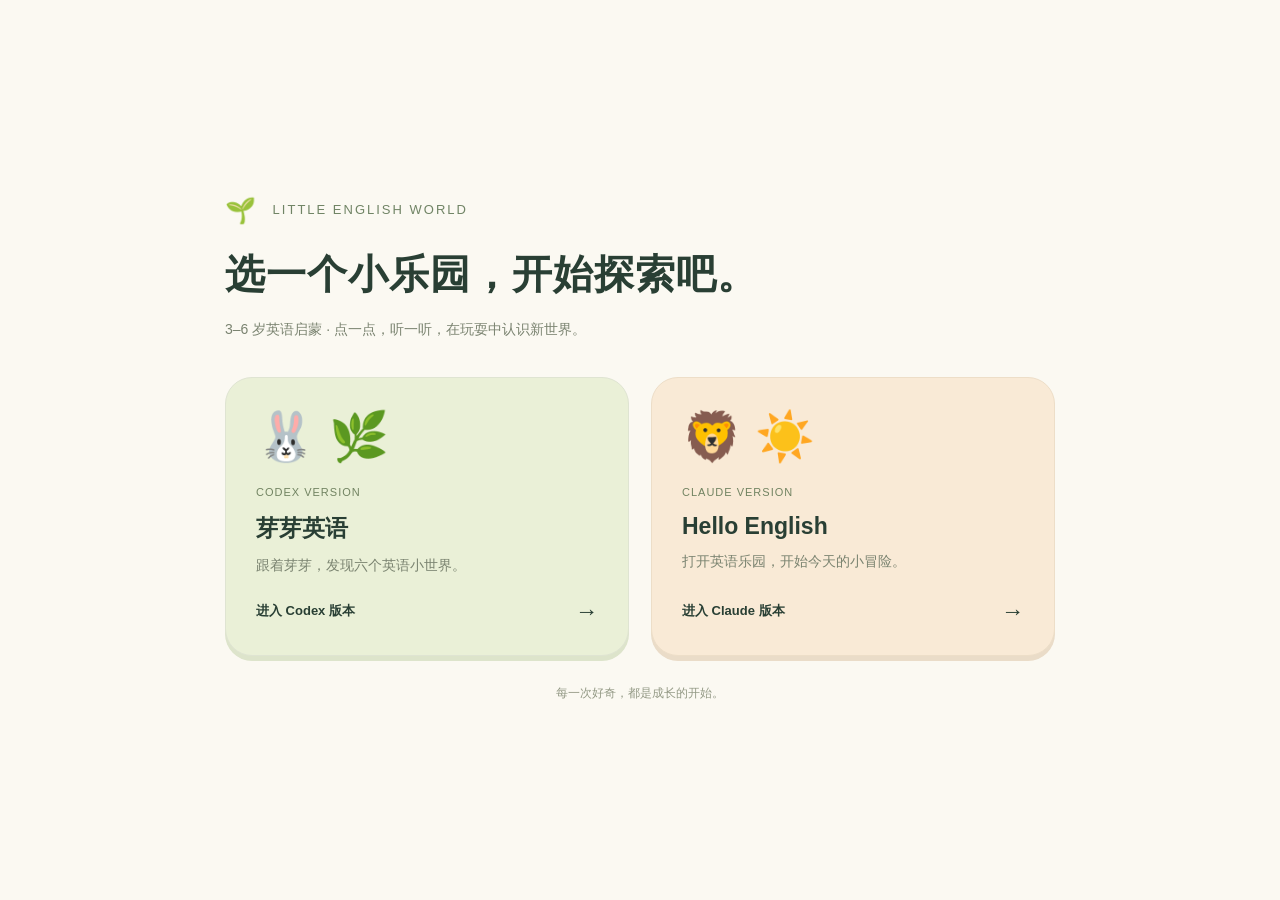
<file: index.html>
<!doctype html>
<html lang="zh-CN">
<head>
  <meta charset="utf-8">
  <meta name="viewport" content="width=device-width, initial-scale=1, viewport-fit=cover">
  <meta name="theme-color" content="#fbf9f2">
  <title>儿童英语启蒙 · 选择小乐园</title>
  <meta name="description" content="3–6 岁儿童英语启蒙，选择喜欢的小乐园，点一点、听一听、玩一玩。">
  <style>
    *{box-sizing:border-box}body{margin:0;background:#fbf9f2;color:#293f34;font-family:"Segoe UI","PingFang SC","Microsoft YaHei",sans-serif;min-height:100dvh;display:grid;place-items:center;padding:32px 20px}main{width:100%;max-width:830px}.brand{font-size:13px;letter-spacing:2px;color:#708465;margin-bottom:22px}.brand span{font-size:25px;vertical-align:middle;margin-right:9px}h1{font-size:clamp(28px,5vw,40px);margin:0 0 15px;letter-spacing:1px}p{font-size:14px;line-height:1.8;color:#7a8370;margin:0}.choices{display:grid;grid-template-columns:1fr 1fr;gap:22px;margin:35px 0 27px}a{display:flex;flex-direction:column;align-items:flex-start;min-height:260px;padding:30px;border:1px solid #dfe4d2;border-radius:27px;text-decoration:none;color:inherit;background:#eaf0d7;box-shadow:0 5px 0 #dde4cb;transition:transform .2s,box-shadow .2s}a.claude{background:#f9ead6;border-color:#eddec8;box-shadow:0 5px 0 #eadcc8}a:hover{transform:translateY(-4px);box-shadow:0 10px 24px #35463214}a:focus-visible{outline:3px solid #5577bd;outline-offset:5px}.illustration{font-size:48px;line-height:1.2;margin-bottom:20px}h2{font-size:23px;margin:0 0 9px}.version{font-size:11px;letter-spacing:1px;color:#718361;margin-bottom:15px}.enter{display:flex;align-items:center;justify-content:space-between;align-self:stretch;margin-top:auto;padding-top:20px;font-size:13px;font-weight:700}.enter span{font-size:23px}.note{font-size:12px;text-align:center;color:#939985}@media(max-width:540px){.choices{grid-template-columns:1fr;gap:19px;margin:27px 0}.choices a{min-height:215px;padding:25px}.illustration{font-size:40px;margin-bottom:13px}body{padding-top:35px;padding-bottom:35px}h2{font-size:21px}}@media(prefers-reduced-motion:reduce){a{transition:none}}
  </style>
</head>
<body>
  <main>
    <div class="brand"><span aria-hidden="true">🌱</span> LITTLE ENGLISH WORLD</div>
    <h1>选一个小乐园，开始探索吧。</h1>
    <p>3–6 岁英语启蒙 · 点一点，听一听，在玩耍中认识新世界。</p>
    <div class="choices">
      <a href="./src_codex/index.html">
        <div class="illustration" aria-hidden="true">🐰 🌿</div>
        <div class="version">CODEX VERSION</div>
        <h2>芽芽英语</h2>
        <p>跟着芽芽，发现六个英语小世界。</p>
        <div class="enter">进入 Codex 版本 <span aria-hidden="true">→</span></div>
      </a>
      <a class="claude" href="./src_claude/index.html">
        <div class="illustration" aria-hidden="true">🦁 ☀️</div>
        <div class="version">CLAUDE VERSION</div>
        <h2>Hello English</h2>
        <p>打开英语乐园，开始今天的小冒险。</p>
        <div class="enter">进入 Claude 版本 <span aria-hidden="true">→</span></div>
      </a>
    </div>
    <p class="note">每一次好奇，都是成长的开始。</p>
  </main>
</body>
</html>
</file>
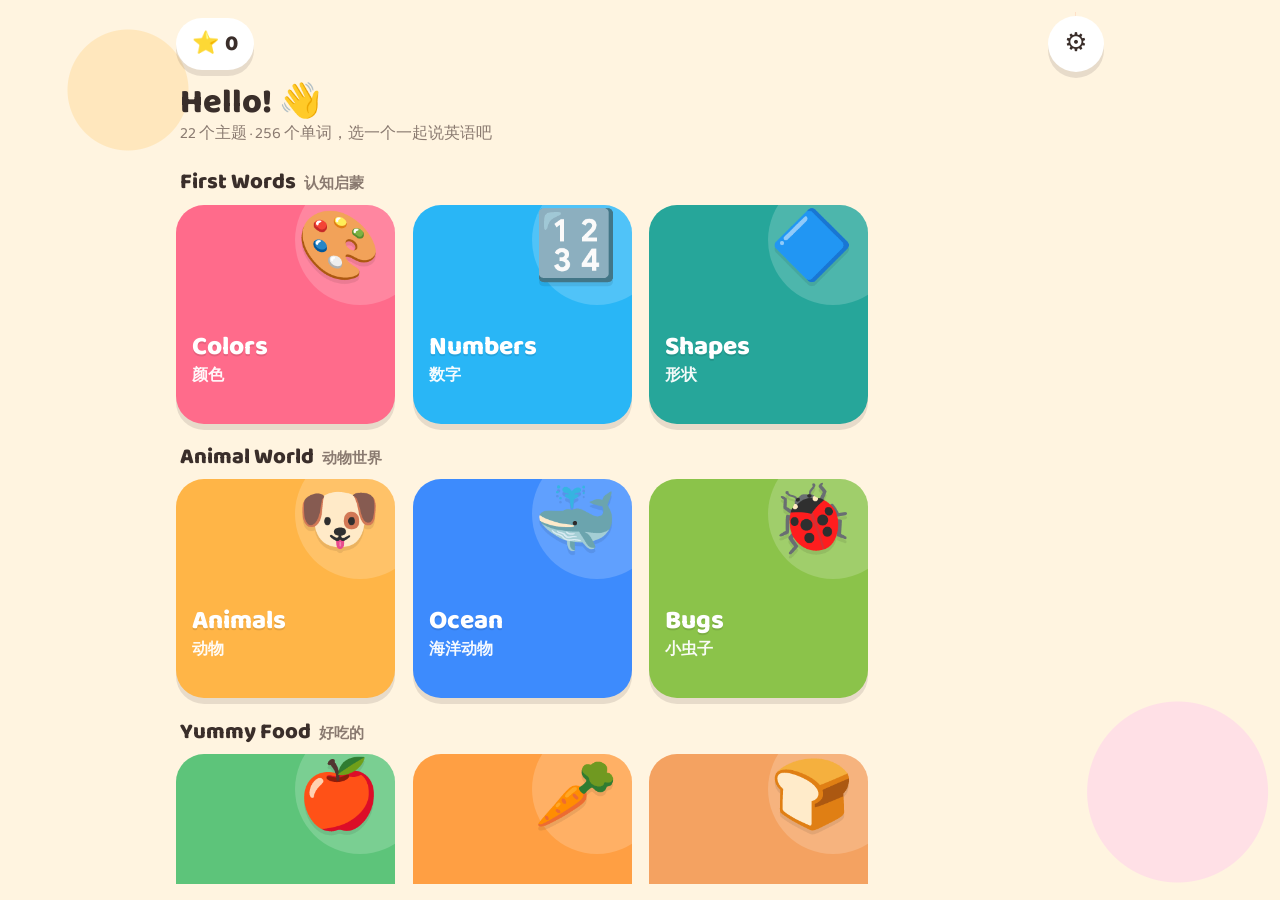
<file: src_claude/index.html>
<!DOCTYPE html>
<html lang="zh-CN">
<head>
<meta charset="UTF-8">
<meta name="viewport" content="width=device-width, initial-scale=1, maximum-scale=1, user-scalable=no, viewport-fit=cover">
<meta name="theme-color" content="#FFF4E0">
<meta name="apple-mobile-web-app-capable" content="yes">
<meta name="apple-mobile-web-app-status-bar-style" content="default">
<title>Hello English</title>
<link rel="manifest" href="manifest.webmanifest">
<link rel="icon" type="image/png" sizes="32x32" href="icons/favicon-32.png">
<link rel="apple-touch-icon" href="icons/apple-touch-icon.png">
<meta name="apple-mobile-web-app-title" content="Hello English">
<meta name="mobile-web-app-capable" content="yes">
<link rel="preconnect" href="https://fonts.googleapis.com">
<link href="https://fonts.googleapis.com/css2?family=Baloo+2:wght@600;700;800&display=swap" rel="stylesheet">
<!-- 发版时同步修改这里的 ?v= 与 sw.js 的 VERSION -->
<link rel="stylesheet" href="css/app.css?v=1.1.0">
</head>
<body>
<div id="app"></div>
<div class="toast" id="toast"></div>

<script src="js/data.js?v=1.1.0"></script>
<script src="js/app.js?v=1.1.0"></script>
</body>
</html>
</file>
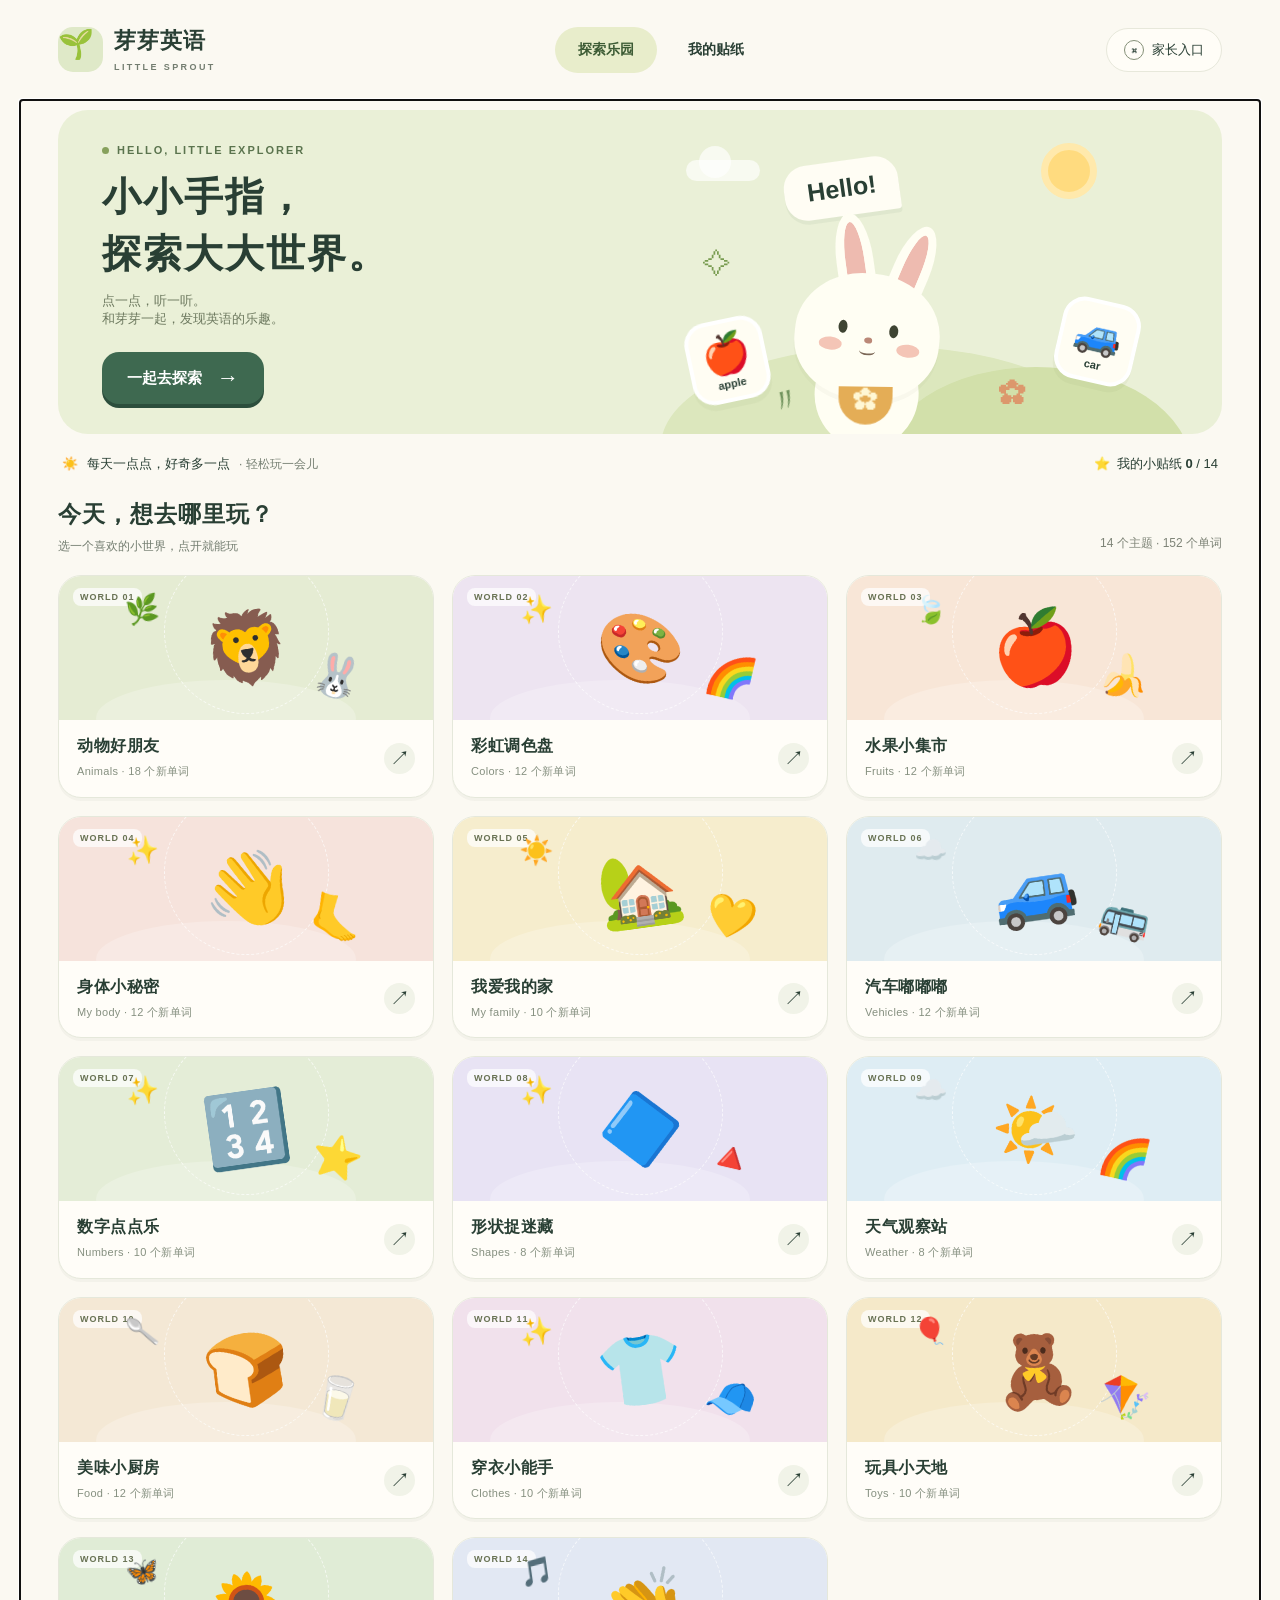
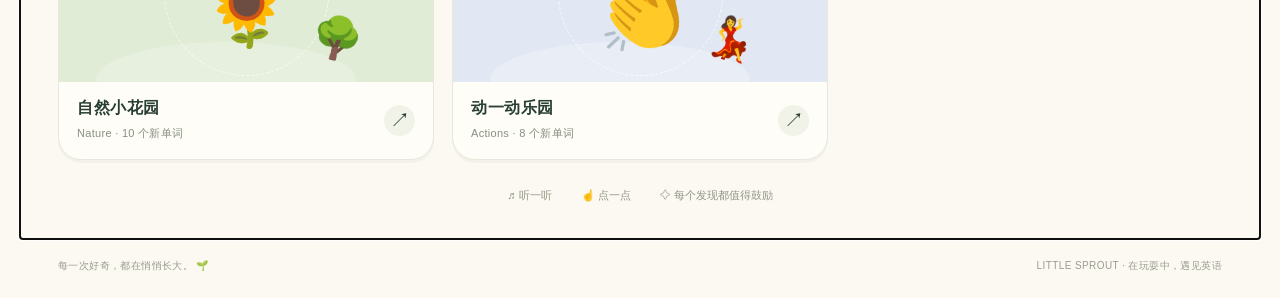
<file: src_codex/index.html>
<!doctype html>
<html lang="zh-CN">
<head>
  <meta charset="utf-8">
  <meta name="viewport" content="width=device-width, initial-scale=1, viewport-fit=cover">
  <meta name="theme-color" content="#fbf9f2">
  <meta name="description" content="芽芽英语：为 3–6 岁孩子设计的点触式英语启蒙乐园。听单词、玩游戏、收集成长贴纸。">
  <meta name="apple-mobile-web-app-capable" content="yes">
  <meta name="apple-mobile-web-app-status-bar-style" content="default">
  <title>芽芽英语 · 小小手指，大大世界</title>
  <link rel="manifest" href="./manifest.webmanifest">
  <link rel="icon" href="./icons/icon-192.png" type="image/png">
  <link rel="apple-touch-icon" href="./icons/icon-192.png">
  <style>
    :root{--ink:#293f34;--muted:#737d70;--paper:#fbf9f2;--green:#3e6950;--lime:#e8edcb;--line:#e7e8db;--yellow:#ffd77a;--shadow:0 8px 24px #344a3310;--round:26px}
    *{box-sizing:border-box}body{margin:0;background:var(--paper);color:var(--ink);font-family:"Trebuchet MS","Segoe UI","PingFang SC","Microsoft YaHei",sans-serif;-webkit-tap-highlight-color:transparent}button,input,select{font:inherit}button{cursor:pointer;color:inherit;border:0}button:disabled{cursor:default}button,a,input,select{-webkit-touch-callout:none}button:focus-visible,a:focus-visible,input:focus-visible,select:focus-visible{outline:3px solid #5274c6;outline-offset:5px}button{touch-action:manipulation}button:active:not(:disabled){transform:translateY(2px)}a{color:var(--green)}h1,h2,h3,p{margin:0}button svg{pointer-events:none}[hidden]{display:none!important}.emoji{font-family:"Apple Color Emoji","Segoe UI Emoji","Noto Color Emoji",sans-serif;font-weight:400;font-style:normal;line-height:1.2}small{line-height:1.6}button .emoji{display:inline-block}.app-header{max-width:1240px;margin:auto;height:100px;display:flex;align-items:center;justify-content:space-between;padding:0 38px;gap:24px}.brand{display:flex;align-items:center;gap:11px;background:none;padding:0;text-align:left}.brand-icon{display:grid;place-items:center;width:45px;height:45px;border-radius:15px;background:#dfe9c8;font-size:29px}.brand strong{display:block;font-size:22px;letter-spacing:1px}.brand small{font-size:9px;letter-spacing:2.4px;color:var(--muted);font-weight:700}.desktop-nav{display:flex;gap:8px}.nav-btn{min-height:46px;padding:0 23px;border-radius:30px;background:transparent;font-size:14px;font-weight:700}.nav-btn.active{background:var(--lime);color:#3d5c35}.parent-btn{background:#fffdf7;border:1px solid var(--line);border-radius:23px;padding:11px 17px;font-size:13px;display:flex;align-items:center;gap:8px;min-height:44px}.parent-dot{width:20px;height:20px;border:1.5px solid #859078;border-radius:50%;display:grid;place-items:center;font-size:12px}main{max-width:1240px;margin:auto;padding:10px 38px 36px;min-height:calc(100dvh - 174px)}.hero{min-height:292px;background:#eaf0d7;border-radius:30px;display:grid;grid-template-columns:1.15fr 1fr;position:relative;overflow:hidden}.hero-copy{padding:34px 0 30px 38px;position:relative;z-index:2}.eyebrow{font-size:11px;letter-spacing:2px;font-weight:700;color:#5b744e;display:flex;align-items:center;gap:8px;margin-bottom:13px}.eyebrow:before{content:"";width:7px;height:7px;border-radius:50%;background:#87a15c}.hero h1{font-size:37px;line-height:1.45;letter-spacing:2px;font-weight:800}.hero p{font-size:13px;color:#6d795f;margin:10px 0 24px}.primary{display:inline-flex;align-items:center;justify-content:center;gap:15px;background:var(--green);color:white;border-radius:17px;min-height:52px;padding:0 25px;font-weight:700;font-size:15px;box-shadow:0 4px 0 #2c4e3c;transition:background .2s}.primary:hover{background:#325a43}.primary .arrow{font-size:22px;font-weight:400}.hero-art{position:relative;min-height:290px;isolation:isolate}.hill{position:absolute;width:450px;height:200px;border-radius:50%;background:#dce7bd;bottom:-112px;left:-20px;z-index:-1}.hill.back{background:#d2e0aa;width:310px;bottom:-133px;left:200px}.sun{position:absolute;top:33px;right:75px;background:#ffdb7f;width:56px;height:56px;border-radius:50%;border:7px solid #ffe9ac}.cloud{position:absolute;top:50px;left:5px;width:74px;height:21px;background:#ffffffa8;border-radius:25px}.cloud:before{content:"";position:absolute;width:32px;height:32px;background:#ffffffa8;border-radius:50%;top:-14px;left:13px}.hello{position:absolute;top:51px;left:103px;font-size:25px;font-weight:800;background:#fffdf4;padding:13px 23px;border-radius:23px 23px 3px 23px;transform:rotate(-8deg);box-shadow:0 4px 0 #435c4310}.bunny{position:absolute;width:157px;height:165px;bottom:9px;left:113px;transform:rotate(6deg)}.bunny .body{position:absolute;bottom:-24px;width:104px;height:110px;background:#fffef3;left:26px;border-radius:50%}.bunny .ear{position:absolute;width:37px;height:96px;background:#fffef3;border-radius:65% 65% 45% 45%;top:-45px;left:34px;transform:rotate(-14deg);border:9px solid #fffef3;box-shadow:inset 0 0 0 20px #eebbb0}.bunny .ear.right{left:91px;top:-40px;transform:rotate(17deg)}.bunny .face{position:absolute;background:#fffef3;width:145px;height:126px;top:14px;border-radius:48% 48% 46% 46%;box-shadow:0 5px 0 #40502b08}.eye{position:absolute;width:9px;height:13px;top:49px;left:43px;background:#3e4432;border-radius:50%}.eye.right{left:94px}.cheek{position:absolute;top:67px;left:25px;width:23px;height:13px;background:#f4c5b6;border-radius:50%}.cheek.right{left:103px}.nose{position:absolute;top:64px;left:70px;width:8px;height:6px;background:#bb8877;border-radius:50%}.mouth{position:absolute;top:73px;left:66px;width:16px;height:9px;border-bottom:2px solid #7b6756;border-radius:50%}.bunny .bib{position:absolute;bottom:0;left:51px;background:#e4ad56;width:54px;height:38px;border-radius:0 0 30px 30px;transform:rotate(-5deg);color:#fff7d4;text-align:center;font-size:25px}.float-card{position:absolute;width:79px;height:83px;background:#fffdf3;border:4px solid white;border-radius:22px;display:flex;flex-direction:column;align-items:center;justify-content:center;gap:1px;box-shadow:0 6px 0 #52653a0c;font-size:11px;font-weight:700}.float-card .emoji{font-size:39px}.float-card.apple{left:7px;bottom:32px;transform:rotate(-12deg)}.float-card.car{right:35px;bottom:51px;transform:rotate(13deg)}.spark{position:absolute;font-size:28px;color:#799c50}.spark.s1{top:139px;left:22px}.spark.s2{bottom:23px;right:145px;color:#dc986c}.grass{position:absolute;bottom:10px;left:87px;font-size:35px;color:#71935d;transform:rotate(-15deg)}.daily{display:flex;align-items:center;justify-content:space-between;gap:14px;padding:21px 4px 23px;font-size:13px}.daily-left{display:flex;align-items:center;gap:9px}.daily .small{color:var(--muted);font-size:12px}.daily-stars{display:flex;align-items:center;gap:7px}.daily-stars .emoji{color:#8c7650}.section-heading{display:flex;align-items:flex-end;justify-content:space-between;gap:16px;margin:3px 0 20px}.section-heading h2{font-size:23px;letter-spacing:1px}.section-heading h2 span{font-size:23px;margin-right:7px}.section-heading p{font-size:12px;color:var(--muted);margin-top:8px}.section-heading .count{font-size:12px;color:#7e8477;padding-bottom:3px}.topic-grid{display:grid;grid-template-columns:repeat(3,minmax(0,1fr));gap:18px}.topic-card{border:1px solid #e5e8db;border-radius:23px;background:#fffdf8;overflow:hidden;text-align:left;padding:0;box-shadow:0 3px 0 #c6cbbb26;transition:transform .2s,box-shadow .2s}.topic-card:hover{transform:translateY(-4px);box-shadow:var(--shadow)}.topic-art{height:135px;position:relative;overflow:hidden;display:flex;align-items:center;justify-content:center;background:var(--tint)}.topic-art:after{content:"";position:absolute;width:260px;height:76px;border-radius:50%;background:#ffffff39;bottom:-36px;left:10%}.topic-art>.emoji{font-size:70px;position:relative;z-index:1;transform:rotate(-8deg);transition:transform .2s}.topic-card:hover .topic-art>.emoji{transform:rotate(3deg) scale(1.07)}.topic-art .side{font-size:41px;transform:rotate(13deg);position:absolute;right:19%;bottom:19px}.topic-art .tiny{font-size:27px;position:absolute;left:18%;top:18px}.topic-art .orbit{position:absolute;border:1px dashed #ffffffb0;border-radius:50%;width:165px;height:165px;top:-27px;left:calc(50% - 82px)}.topic-badge{position:absolute;top:12px;left:14px;border-radius:8px;background:#ffffffb8;padding:4px 7px;font-size:9px;letter-spacing:1px;color:#687253;font-weight:700}.topic-info{padding:16px 18px;display:flex;align-items:center;gap:10px}.topic-info h3{font-size:16px;margin-bottom:4px;letter-spacing:.5px}.topic-info small{color:#869080;font-size:11px;letter-spacing:.3px}.topic-info .card-arrow{margin-left:auto;width:31px;height:31px;border-radius:50%;background:#f1f3e8;display:grid;place-items:center;font-size:20px}.topic-done{color:#507844!important}.home-note{margin-top:28px;display:flex;justify-content:center;gap:29px;font-size:11px;color:#929685}.home-note span{display:flex;align-items:center;gap:7px}.app-footer{max-width:1164px;margin:auto;border-top:1px solid var(--line);padding:19px 0 25px;display:flex;justify-content:space-between;gap:15px;color:#999d8d;font-size:10px;letter-spacing:.4px}.mobile-nav{display:none}.view-enter{animation:appear .25s ease both}@keyframes appear{from{opacity:.3;transform:translateY(5px)}to{opacity:1;transform:none}}
    .back-row{display:flex;align-items:center;justify-content:space-between;gap:14px;margin:4px 0 22px}.back-btn,.soft-btn{background:#fffdf7;border:1px solid #e0e5d6;border-radius:16px;min-height:48px;padding:10px 18px;font-size:14px;font-weight:700}.back-row small{color:var(--muted)}.lesson-header{text-align:center;margin:14px 0 23px}.lesson-header .kicker{font-size:11px;letter-spacing:2px;color:#79836b;margin-bottom:9px}.lesson-header h1{font-size:30px;letter-spacing:1px}.lesson-header p{font-size:14px;color:var(--muted);margin-top:10px;line-height:1.7}.word-grid{display:grid;grid-template-columns:repeat(3,minmax(0,1fr));gap:18px;max-width:900px;margin:auto}.word-card{position:relative;min-height:203px;background:#fffefa;border:2px solid #ecece0;border-radius:26px;padding:23px 15px 18px;display:flex;align-items:center;flex-direction:column;box-shadow:0 5px 0 #e7e8da;transition:border-color .18s,background .18s}.word-card:hover,.word-card.speaking{border-color:#a5bb80;background:var(--tint,#f6f8e9)}.word-card .picture{height:100px;display:grid;place-items:center;font-size:72px}.word-card strong{font-size:23px;margin:7px 0 4px}.word-card small{color:#88917d;font-size:13px}.heard-check{position:absolute;right:15px;top:12px;color:#518161;background:#e5efd7;border-radius:50%;width:23px;height:23px;display:grid;place-items:center;font-size:13px}.word-sound{position:absolute;left:14px;top:13px;font-size:15px;color:#9ba58b}.color-dot{display:block;width:72px;height:72px;background:var(--swatch);border-radius:50%;border:5px solid #ffffffb0;box-shadow:inset -7px -7px 0 #00000009,0 5px 0 #0000000b}.lesson-bottom{max-width:900px;margin:27px auto 0;padding:23px 26px;border-radius:23px;background:#edf1df;display:flex;align-items:center;justify-content:space-between;gap:20px}.lesson-bottom strong{font-size:16px}.lesson-bottom p{margin-top:7px;font-size:12px;color:var(--muted)}.progress-dots{display:flex;gap:7px;align-items:center}.progress-dots span{width:10px;height:10px;background:#dce0d1;border-radius:50%}.progress-dots span.done{background:#86a25f}.quiz-container{max-width:890px;margin:10px auto;text-align:center}.quiz-track{display:flex;align-items:center;justify-content:space-between;gap:16px;max-width:460px;margin:0 auto 28px}.quiz-track .track{height:8px;background:#e6e8da;border-radius:6px;flex:1;overflow:hidden}.quiz-track .fill{height:100%;background:#a3bc73;border-radius:6px}.quiz-track small{font-size:12px;color:#818974}.listen-button{display:flex;align-items:center;justify-content:center;gap:14px;margin:25px auto;min-height:83px;min-width:218px;background:#f8dc91;border-radius:25px;padding:15px 30px;box-shadow:0 5px 0 #e2c16f;font-size:19px;font-weight:700}.listen-button .emoji{font-size:31px}.quiz-choices{display:grid;grid-template-columns:repeat(var(--options,3),minmax(0,1fr));gap:20px;max-width:790px;margin:28px auto}.quiz-choice{position:relative;min-height:180px;border:3px solid #e8eadd;border-radius:28px;background:#fffefa;display:flex;justify-content:center;align-items:center;padding:25px;box-shadow:0 5px 0 #e5e7d9}.quiz-choice>.emoji{font-size:92px}.quiz-choice .color-dot{width:90px;height:90px}.quiz-choice.correct{border-color:#86aa62;background:#edf5df}.quiz-choice.retry{animation:wiggle .25s ease 2;border-color:#edc87b}.quiz-choice .answer-check{position:absolute;right:14px;top:12px;background:#6e9351;color:white;width:28px;height:28px;border-radius:50%;font-size:18px;display:grid;place-items:center}@keyframes wiggle{25%{transform:rotate(-3deg)}75%{transform:rotate(3deg)}}.quiz-feedback{min-height:68px;line-height:1.8;font-size:17px}.quiz-feedback small{display:block;color:var(--muted);font-size:12px}.hint-btn{min-height:44px;padding:10px 15px;background:transparent;color:#7c876e;font-size:12px;text-decoration:underline;text-underline-offset:4px}.quiz-next{min-width:190px;margin:12px auto;display:flex}.result{max-width:700px;margin:30px auto;text-align:center;border-radius:35px;background:#edf1da;padding:43px 24px}.result .reward{width:150px;height:150px;display:grid;place-items:center;border-radius:50%;background:#fff8d6;border:9px solid #ffdc87;font-size:83px;margin:0 auto 20px;box-shadow:0 9px 0 #d5deba}.result h1{font-size:29px;margin-bottom:14px}.result p{color:#758067;font-size:14px;line-height:1.9}.result .result-actions{margin-top:27px;display:flex;flex-wrap:wrap;justify-content:center;gap:14px}.sticker-heading{text-align:center;margin:20px 0 30px}.sticker-heading h1{font-size:29px}.sticker-heading p{font-size:14px;line-height:1.8;color:var(--muted);margin-top:12px}.sticker-grid{display:grid;grid-template-columns:repeat(3,minmax(0,1fr));gap:21px;max-width:870px;margin:auto}.sticker-card{background:#fffefa;border:1px solid var(--line);border-radius:25px;text-align:center;padding:26px 14px;min-height:230px}.sticker-card .sticker-circle{display:grid;place-items:center;width:109px;height:109px;border-radius:50%;background:var(--tint);font-size:64px;margin:0 auto 17px;border:5px solid white;outline:2px dashed #d3d8c2}.sticker-card.locked .sticker-circle{filter:grayscale(1);opacity:.45}.sticker-card h3{font-size:16px}.sticker-card small{display:block;color:var(--muted);font-size:11px;margin:7px 0 13px}.sticker-card button{min-height:42px;font-size:12px;padding:8px 18px;border-radius:16px;background:#eef2e1}.sticker-summary{font-size:13px;padding:13px 25px;display:inline-flex;gap:7px;background:#edf1da;border-radius:25px;margin-top:18px}.toast{position:fixed;bottom:30px;left:50%;transform:translateX(-50%);background:#2b453bea;color:#fff;padding:15px 23px;border-radius:18px;z-index:90;font-size:14px;box-shadow:0 8px 30px #0002;max-width:90vw;width:max-content;line-height:1.6;text-align:center;pointer-events:none}.modal{border:0;padding:0;max-width:480px;width:calc(100% - 32px);max-height:90dvh;overflow-y:auto;border-radius:28px;background:var(--paper);color:var(--ink);box-shadow:0 30px 100px #172d3940}.modal::backdrop{background:#253c326b;backdrop-filter:blur(5px)}.modal-inner{padding:28px}.modal-head{display:flex;align-items:center;justify-content:space-between;gap:15px;margin-bottom:20px}.modal-head h2{font-size:22px}.close-btn{width:44px;height:44px;border-radius:50%;background:#ecefdf;font-size:24px}.modal p{font-size:13px;line-height:1.85;color:var(--muted)}.gate-form{margin:23px 0 6px}.gate-form label{font-size:25px;font-weight:700;display:block;text-align:center;margin-bottom:18px}.gate-row{display:flex;gap:12px}.gate-row input{width:100%;min-width:0;border:2px solid #dce3ce;background:white;border-radius:15px;padding:12px 16px;font-size:21px}.gate-row .primary{white-space:nowrap}.field-error{font-size:12px;color:#946242;margin-top:12px;min-height:18px}.setting{padding:19px 0;border-bottom:1px solid var(--line);display:flex;align-items:center;justify-content:space-between;gap:20px}.setting strong{font-size:14px}.setting small{font-size:11px;color:var(--muted);display:block;margin-top:6px}.toggle{width:48px;min-width:48px;height:29px;border-radius:20px;background:#d5daca;padding:4px;display:flex;align-items:center;transition:background .2s}.toggle span{width:21px;height:21px;border-radius:50%;background:white;box-shadow:0 2px 5px #0001}.toggle[aria-checked=true]{background:#5a815d}.toggle[aria-checked=true] span{margin-left:auto}.setting select{background:#fffefa;border:1px solid #d9dfcb;padding:10px 9px;border-radius:11px;font-size:12px;color:var(--ink);max-width:160px}.parent-stats{display:flex;gap:12px;margin:16px 0}.parent-stats div{flex:1;background:#edf1df;text-align:center;border-radius:16px;padding:16px 8px}.parent-stats strong{display:block;font-size:23px;margin-bottom:5px}.parent-stats small{font-size:11px;color:var(--muted)}.parent-tip{padding:15px;background:#f2efdf;border-radius:14px;margin:19px 0}.wide{width:100%;margin-top:12px}.danger-btn{border:0;color:#956b52;background:transparent;min-height:44px;width:100%;font-size:12px;margin-top:10px}.install-list{padding-left:20px;color:#64715f;font-size:14px;line-height:2.1}.status-tag{display:inline-block;padding:5px 10px;background:#edf1df;border-radius:8px;font-size:11px;color:#627850;margin-bottom:13px}.offline-note{font-size:11px;color:var(--muted);line-height:1.7;text-align:center;margin:17px auto}.sr-only{position:absolute;width:1px;height:1px;padding:0;margin:-1px;overflow:hidden;clip:rect(0,0,0,0);white-space:nowrap;border:0}
    @media(min-width:1100px){.hero-art{margin-right:50px}.hero-copy{padding-left:44px}.hero h1{font-size:39px}.topic-art{height:144px}}
    @media(max-width:800px){.app-header{height:83px;padding:0 24px}.desktop-nav{gap:0}.nav-btn{padding:0 15px;font-size:12px}main{padding:8px 24px 28px}.hero h1{font-size:29px}.hero-copy{padding:30px 0 25px 27px}.hero-art{transform:scale(.86);transform-origin:center bottom;margin-left:-25px}.sun{right:29px}.float-card.car{right:2px}.hello{left:90px}.bunny{left:101px}.topic-grid{gap:14px}.topic-art{height:120px}.topic-art .side{right:9%}.topic-art .tiny{left:10%}.topic-info{padding:14px}.topic-info h3{font-size:14px}.app-footer{margin:0 24px}.quiz-choice>.emoji{font-size:76px}.quiz-choices{gap:12px}}
    @media(max-width:600px){.app-header{height:78px;padding:0 20px;gap:10px}.brand-icon{width:39px;height:39px;font-size:25px;border-radius:13px}.brand strong{font-size:19px}.brand small{font-size:8px;letter-spacing:1.8px}.desktop-nav{display:none}.parent-btn{font-size:11px;padding:8px 12px;gap:6px;min-height:42px}.parent-dot{width:17px;height:17px;font-size:10px}main{padding:5px 18px 29px;min-height:calc(100dvh - 180px)}.hero{grid-template-columns:1.1fr 1fr;min-height:241px;border-radius:24px}.hero-copy{padding:26px 0 25px 22px}.eyebrow{font-size:8px;letter-spacing:1px;margin-bottom:14px;gap:5px}.hero h1{font-size:25px;line-height:1.5;letter-spacing:.3px;white-space:nowrap}.hero p{font-size:10px;line-height:1.7;margin:9px 0 20px;max-width:145px}.hero .primary{min-height:43px;padding:0 16px;font-size:12px;border-radius:13px;gap:10px}.hero-art{min-height:241px;transform:scale(.66);transform-origin:left bottom;margin-left:-8px;width:265px}.hero .sun{top:-10px;right:38px;width:48px;height:48px}.hero .hello{top:1px;left:66px;font-size:22px}.hero .cloud{top:70px;left:1px;width:50px}.hero .bunny{left:53px;bottom:10px;transform:rotate(5deg) scale(.92)}.hero .float-card.apple{left:-9px;bottom:6px;width:62px;height:69px}.hero .float-card.car{right:1px;bottom:31px;width:62px;height:69px}.hero .float-card .emoji{font-size:30px}.hero .spark.s1{top:108px;left:0}.hero .spark.s2{right:12px;bottom:134px}.hero .grass{left:43px}.daily{padding:20px 1px 25px;font-size:11px;gap:7px;flex-wrap:wrap}.daily-left{gap:6px}.daily .small{font-size:10px}.daily-stars{font-size:10px;gap:5px}.section-heading{margin-bottom:17px;align-items:center;gap:5px}.section-heading h2{font-size:19px;letter-spacing:0}.section-heading h2 span{font-size:18px}.section-heading p{font-size:10px;margin-top:7px}.section-heading .count{font-size:10px;max-width:75px;text-align:right;line-height:1.7}.topic-grid{grid-template-columns:repeat(2,minmax(0,1fr));gap:14px 12px}.topic-card{border-radius:20px}.topic-art{height:115px}.topic-art>.emoji{font-size:60px}.topic-art .side{font-size:32px;right:10%;bottom:16px}.topic-art .tiny{font-size:20px;left:13%;top:22px}.topic-art .orbit{width:130px;height:130px;left:calc(50% - 65px);top:-12px}.topic-badge{font-size:7px;left:9px;top:9px;padding:3px 5px}.topic-info{padding:13px 11px;gap:5px}.topic-info h3{font-size:14px;margin-bottom:5px}.topic-info small{font-size:9px}.topic-info .card-arrow{width:25px;height:25px;font-size:16px;flex-shrink:0}.home-note{gap:15px;font-size:9px;margin-top:25px}.home-note span{gap:4px}.app-footer{margin:0 20px;padding:17px 0 calc(97px + env(safe-area-inset-bottom));font-size:9px;justify-content:center}.app-footer>span:last-child{display:none}.mobile-nav{display:flex;position:fixed;bottom:0;left:0;right:0;z-index:20;justify-content:space-around;padding:9px 15px calc(9px + env(safe-area-inset-bottom));background:#fffef9f5;border-top:1px solid #e6e9db;backdrop-filter:blur(15px)}.mobile-nav button{background:transparent;color:#919780;min-width:77px;min-height:48px;display:flex;align-items:center;flex-direction:column;justify-content:center;gap:4px;font-size:10px;border-radius:16px}.mobile-nav .nav-icon{font-size:21px;line-height:1}.mobile-nav button.active{background:#edf2dc;color:#4d7042;font-weight:700}.back-row{margin:6px 0 20px}.back-btn,.soft-btn{font-size:12px;padding:10px 14px;min-height:44px}.back-row small{font-size:10px}.lesson-header{margin:16px 0 20px}.lesson-header h1{font-size:25px}.lesson-header .kicker{font-size:9px}.lesson-header p{font-size:12px}.word-grid{grid-template-columns:repeat(2,minmax(0,1fr));gap:15px 13px}.word-card{min-height:181px;padding:20px 12px 14px;border-radius:23px}.word-card .picture{height:88px;font-size:62px}.word-card strong{font-size:20px}.word-card small{font-size:12px}.word-sound{font-size:12px}.heard-check{width:20px;height:20px;font-size:11px;top:11px;right:12px}.lesson-bottom{padding:20px;gap:18px;align-items:stretch;flex-direction:column;margin-top:24px}.lesson-bottom strong{font-size:14px}.lesson-bottom p{font-size:11px}.lesson-bottom .primary{font-size:14px;width:100%}.quiz-container{margin-top:27px}.quiz-track{margin-bottom:30px}.quiz-track small{font-size:11px}.quiz-choices{gap:12px;grid-template-columns:repeat(2,minmax(0,1fr));margin:25px auto;max-width:360px}.quiz-choices:has(>.quiz-choice:nth-child(3))>.quiz-choice:last-child{grid-column:1 / -1;width:calc(50% - 6px);justify-self:center}.quiz-choice{min-height:132px;border-radius:25px;padding:18px}.quiz-choice>.emoji{font-size:67px}.quiz-choice .color-dot{height:64px;width:64px}.listen-button{min-height:72px;font-size:17px}.quiz-feedback{font-size:15px}.quiz-feedback small{font-size:11px}.result{padding:34px 22px;margin:22px auto}.result h1{font-size:24px}.result p{font-size:12px}.result .result-actions{flex-direction:column}.result-actions .soft-btn{min-height:48px}.sticker-heading h1{font-size:26px}.sticker-heading p{font-size:12px}.sticker-grid{grid-template-columns:repeat(2,minmax(0,1fr));gap:14px}.sticker-card{padding:23px 10px 17px;min-height:219px}.sticker-card .sticker-circle{width:87px;height:87px;font-size:49px}.sticker-card h3{font-size:14px}.sticker-card small{font-size:10px}.sticker-card button{font-size:11px}.toast{bottom:calc(91px + env(safe-area-inset-bottom));font-size:12px;padding:13px 17px}.modal-inner{padding:23px}.modal-head h2{font-size:20px}.setting{gap:10px}.setting small{max-width:205px;line-height:1.6}.parent-stats strong{font-size:20px}}
    @media(max-width:360px){.hero h1{font-size:22px}.hero-copy{padding-left:17px}.hero-art{transform:scale(.58);margin-left:-15px}.daily-stars{margin-left:0}.home-note{gap:10px;font-size:8px}.topic-info small{font-size:8px}.topic-info .card-arrow{width:21px;height:21px}.parent-btn{padding:8px}.brand{gap:7px}}
    .hero{grid-template-columns:minmax(0,1.15fr) minmax(0,1fr)}
    .listen-button.speaking{background:#f3cf6c;outline:4px solid #f8e9bf;outline-offset:4px}
    .lesson-pager{max-width:900px;margin:0 auto 23px;display:flex;align-items:center;justify-content:space-between;gap:8px}.lesson-pager>span{font-size:12px;color:var(--muted)}.lesson-pager button:disabled{opacity:.35}.color-dot{outline:1px solid #d9ddce}.number-picture{display:flex;flex-direction:column;align-items:center;gap:6px}.number-picture>b{font-size:44px;line-height:1;color:var(--green)}.count-dots{display:grid;grid-template-columns:repeat(5,8px);gap:5px}.count-dots i{width:8px;height:8px;border-radius:50%;background:#d69f39}.shape{display:block;width:70px;height:70px;background:#8fa7d5}.shape.circle{border-radius:50%}.shape.oval{width:85px;height:54px;border-radius:50%}.shape.rectangle{width:87px;height:52px}.shape.triangle{clip-path:polygon(50% 0,100% 100%,0 100%)}.shape.diamond{clip-path:polygon(50% 0,100% 50%,50% 100%,0 50%)}.shape.star{clip-path:polygon(50% 0,61% 35%,98% 35%,68% 57%,79% 94%,50% 72%,21% 94%,32% 57%,2% 35%,39% 35%)}.shape.heart{clip-path:polygon(50% 95%,5% 50%,0 30%,10% 10%,30% 3%,50% 23%,70% 3%,90% 10%,100% 30%,95% 50%)}.word-card .picture>.emoji{font-size:clamp(44px,6vw,66px)}.quiz-choice>.emoji{font-size:clamp(45px,7vw,78px)}
    @media(max-width:600px){.lesson-pager>span{font-size:10px}.lesson-pager .soft-btn{padding:9px 11px}.setting:has(#learning-mode){align-items:flex-start}.setting #learning-mode{min-width:112px}.word-card strong{font-size:18px}.section-heading .count{max-width:100px}}
    @media(max-width:600px){.hero{grid-template-columns:minmax(0,1.1fr) minmax(0,1fr)}}
    @media(prefers-reduced-motion:reduce){*,*:before,*:after{animation:none!important;transition:none!important;scroll-behavior:auto!important}}
  </style>
</head>
<body>
  <header class="app-header">
    <button class="brand" data-action="home" aria-label="芽芽英语，返回探索乐园"><span class="brand-icon emoji" aria-hidden="true">🌱</span><span><strong>芽芽英语</strong><small>LITTLE SPROUT</small></span></button>
    <nav class="desktop-nav" aria-label="主导航"><button class="nav-btn active" data-action="home">探索乐园</button><button class="nav-btn" data-action="stickers">我的贴纸</button></nav>
    <button class="parent-btn" data-action="parent"><span class="parent-dot" aria-hidden="true">⌘</span>家长入口</button>
  </header>
  <main id="app" tabindex="-1"></main>
  <footer class="app-footer"><span>每一次好奇，都在悄悄长大。 🌱</span><span>LITTLE SPROUT · 在玩耍中，遇见英语</span></footer>
  <nav class="mobile-nav" aria-label="底部导航"><button class="active" data-action="home"><span class="nav-icon emoji" aria-hidden="true">🏡</span>探索乐园</button><button data-action="stickers"><span class="nav-icon emoji" aria-hidden="true">⭐</span>我的贴纸</button><button data-action="parent"><span class="nav-icon emoji" aria-hidden="true">🌱</span>家长入口</button></nav>
  <dialog class="modal" id="modal" aria-labelledby="modal-title"><div class="modal-inner" id="modal-content"></div></dialog>
  <div class="toast" id="toast" role="status" hidden></div>
  <div class="sr-only" id="announcement" aria-live="polite"></div>
  <script src="./topics.js"></script>
  <script>
    'use strict';
    const TOPICS = window.LITTLE_SPROUT_TOPICS;
    const TOTAL_WORDS = TOPICS.reduce((sum,topic)=>sum+topic.words.length,0);
    const PAGE_SIZE = 6;
    const app = document.getElementById('app');
    const modal = document.getElementById('modal');
    const modalContent = document.getElementById('modal-content');
    const STORAGE_KEY = 'little-sprout-prototype-v1';
    let state = {heard:{},stickers:[],sound:true,age:'3-4',lastTopic:'animals',learningMode:'sequential',quizCursor:{}};
    let lessonOrder = [], lessonPage = 0, lessonModeDirty = false;
    let currentView = 'home', activeTopic = TOPICS[0], quiz = null, pendingInstall = null;
    let toastTimer, speakingTimer, speechToken = 0, gateAnswer = 0, returnFocus = null;
    function save(){try{localStorage.setItem(STORAGE_KEY,JSON.stringify(state));}catch{toast('当前浏览器无法保存进度，本次仍然可以继续玩。');}}
    function heardCount(topic){return (state.heard[topic.id] || []).length;}
    function totalHeard(){return TOPICS.reduce((sum,topic)=>sum+heardCount(topic),0);}
    function progressDots(n){return '<small>已探索 '+n+' / '+activeTopic.words.length+' 个单词</small>';}
    function picture(word){
      const visual=word[2];
      if(visual.startsWith('#'))return '<span class="color-dot" style="--swatch:'+visual+'" aria-hidden="true"></span>';
      if(visual.startsWith('shape:'))return '<span class="shape '+visual.slice(6)+'" aria-hidden="true"></span>';
      if(visual.startsWith('number:')){const n=Number(visual.slice(7));return '<span class="number-picture" aria-hidden="true"><b>'+n+'</b><span class="count-dots">'+Array.from({length:n},()=>'<i></i>').join('')+'</span></span>';}
      return '<span class="emoji" aria-hidden="true">'+visual+'</span>';
    }
    function modeLabel(){return state.learningMode==='random'?'随机学习':'顺序学习';}
    function nextTopicId(fromCurrent=false){
      if(state.learningMode==='random')return shuffle(TOPICS.filter(t=>t.id!==(fromCurrent?activeTopic.id:state.lastTopic)))[0].id;
      return fromCurrent?TOPICS[(TOPICS.findIndex(t=>t.id===activeTopic.id)+1)%TOPICS.length].id:state.lastTopic;
    }
    function toast(message){clearTimeout(toastTimer);const box=document.getElementById('toast');box.textContent=message;box.hidden=false;toastTimer=setTimeout(()=>box.hidden=true,4200);}
    function nav(view){document.querySelectorAll('nav [data-action]').forEach(button=>{const selected=button.dataset.action===view;button.classList.toggle('active',selected);if(selected)button.setAttribute('aria-current','page');else button.removeAttribute('aria-current');});}
    function beginView(view){stopSpeech();currentView=view;quiz=null;nav(view==='stickers'?'stickers':'home');app.classList.remove('view-enter');window.scrollTo(0,0);}
    function endView(){app.classList.add('view-enter');app.focus({preventScroll:true});}
    function renderHome(){
      beginView('home');
      app.innerHTML = '<section class="hero"><div class="hero-copy"><div class="eyebrow">HELLO, LITTLE EXPLORER</div><h1>小小手指，<br>探索大大世界。</h1><p>点一点，听一听。<br class="mobile-break">和芽芽一起，发现英语的乐趣。</p><button class="primary" data-action="start">一起去探索 <span class="arrow" aria-hidden="true">→</span></button></div><div class="hero-art" aria-hidden="true"><div class="hill"></div><div class="hill back"></div><div class="sun"></div><div class="cloud"></div><div class="hello">Hello!</div><div class="bunny"><div class="body"></div><div class="ear"></div><div class="ear right"></div><div class="face"><i class="eye"></i><i class="eye right"></i><i class="cheek"></i><i class="cheek right"></i><i class="nose"></i><i class="mouth"></i></div><div class="bib">✿</div></div><div class="float-card apple"><span class="emoji">🍎</span>apple</div><div class="float-card car"><span class="emoji">🚙</span>car</div><span class="spark s1">✧</span><span class="spark s2">✿</span><span class="grass">〃</span></div></section>'+
      '<div class="daily"><div class="daily-left"><span class="emoji" aria-hidden="true">☀️</span><span>每天一点点，好奇多一点</span><span class="small">· 轻松玩一会儿</span></div><div class="daily-stars"><span class="emoji" aria-hidden="true">⭐</span><span>我的小贴纸 <b>'+state.stickers.length+'</b> / '+TOPICS.length+'</span></div></div>'+
      '<section aria-labelledby="topics-title"><div class="section-heading"><div><h2 id="topics-title">今天，想去哪里玩？</h2><p>选一个喜欢的小世界，点开就能玩</p></div><span class="count">'+TOPICS.length+' 个主题 · '+TOTAL_WORDS+' 个单词</span></div><div class="topic-grid">'+TOPICS.map((t,i)=>'<button class="topic-card" data-action="topic" data-topic="'+t.id+'" aria-label="探索'+t.zh+'，'+t.en+'"><div class="topic-art" style="--tint:'+t.tint+'"><span class="topic-badge">WORLD '+String(i+1).padStart(2,'0')+'</span><span class="orbit"></span><span class="emoji tiny" aria-hidden="true">'+t.tiny+'</span><span class="emoji" aria-hidden="true">'+t.icon+'</span><span class="emoji side" aria-hidden="true">'+t.side+'</span></div><div class="topic-info"><div><h3>'+t.zh+'</h3><small class="'+(state.stickers.includes(t.id)?'topic-done':'')+'">'+t.en+' · '+(state.stickers.includes(t.id)?'贴纸已点亮 ✓':heardCount(t)?'已探索 '+heardCount(t)+' / '+t.words.length:t.words.length+' 个新单词')+'</small></div><span class="card-arrow" aria-hidden="true">↗</span></div></button>').join('')+'</div></section>'+
      '<div class="home-note"><span>♬ 听一听</span><span>☝ 点一点</span><span>✧ 每个发现都值得鼓励</span></div>';
      endView();
    }
    function stopSpeech(){speechToken++;clearTimeout(speakingTimer);if('speechSynthesis' in window)window.speechSynthesis.cancel();document.querySelectorAll('.speaking').forEach(el=>el.classList.remove('speaking'));}
    function loadState(){
      try{
        const stored=JSON.parse(localStorage.getItem(STORAGE_KEY));
        if(!stored || typeof stored!=='object')return;
        if(typeof stored.sound==='boolean')state.sound=stored.sound;
        if(['3-4','5-6'].includes(stored.age))state.age=stored.age;
        if(['sequential','random'].includes(stored.learningMode))state.learningMode=stored.learningMode;
        if(TOPICS.some(t=>t.id===stored.lastTopic))state.lastTopic=stored.lastTopic;
        if(Array.isArray(stored.stickers))state.stickers=[...new Set(stored.stickers.filter(id=>TOPICS.some(t=>t.id===id)))];
        for(const topic of TOPICS){
          const saved=stored.heard?.[topic.id];
          if(Array.isArray(saved))state.heard[topic.id]=[...new Set(saved.filter(i=>Number.isInteger(i)&&i>=0&&i<topic.words.length))];
          const cursor=stored.quizCursor?.[topic.id];
          if(Number.isInteger(cursor)&&cursor>=0)state.quizCursor[topic.id]=cursor%topic.words.length;
        }
      }catch{/* A blocked or malformed local store must not prevent play. */}
    }
    function speak(text,element,onUnavailable){
      stopSpeech();
      if(!state.sound){toast('声音已关闭，可以请家长打开，或看看文字提示。');onUnavailable?.();return;}
      if(!('speechSynthesis' in window)||!('SpeechSynthesisUtterance' in window)){toast('这个浏览器暂时不能朗读，可以先看图和文字玩。');onUnavailable?.();return;}
      const token=speechToken;
      const utterance=new SpeechSynthesisUtterance(text);
      const voices=window.speechSynthesis.getVoices();
      const english=voices.find(v=>v.lang==='en-US'&&v.localService)||voices.find(v=>/^en[-_]US$/i.test(v.lang))||voices.find(v=>/^en\b/i.test(v.lang));
      if(english)utterance.voice=english;
      utterance.lang='en-US';utterance.rate=.8;utterance.pitch=1.08;
      const finish=()=>{if(token===speechToken){clearTimeout(speakingTimer);element?.classList.remove('speaking');}};
      utterance.onstart=()=>{if(token===speechToken)element?.classList.add('speaking');};
      utterance.onend=finish;
      utterance.onerror=event=>{finish();if(token===speechToken&&!['canceled','interrupted'].includes(event.error)){toast('暂时没有播放成功，可以再点一次，或看文字提示。');onUnavailable?.();}};
      try{window.speechSynthesis.speak(utterance);speakingTimer=setTimeout(finish,8000);}catch{finish();toast('朗读暂时不可用，请先看图片和文字。');onUnavailable?.();}
    }
    function markHeard(index){
      const list=state.heard[activeTopic.id] ||= [];
      if(!list.includes(index)){list.push(index);save();}
    }
    function renderLesson(id,page=0,keepOrder=false){
      const topic=TOPICS.find(t=>t.id===id);if(!topic)return;
      if(!keepOrder||activeTopic.id!==id||lessonOrder.length!==topic.words.length){
        const indices=topic.words.map((_,i)=>i);
        lessonOrder=state.learningMode==='random'?shuffle(indices):indices;
      }
      lessonPage=Math.max(0,Math.min(page,Math.ceil(topic.words.length/PAGE_SIZE)-1));
      beginView('lesson');activeTopic=topic;state.lastTopic=topic.id;save();
      app.innerHTML='<div class="back-row"><button class="back-btn" data-action="home">← 返回乐园</button><span id="lesson-progress">'+progressDots(heardCount(topic))+'</span></div>'+
      '<div class="lesson-header"><p class="kicker">'+topic.en.toUpperCase()+' · '+topic.place+'</p><h1>'+topic.zh+'</h1><p><span class="emoji" aria-hidden="true">👆</span> 点一点图片，听听它的英文名字</p></div>'+
      '<div class="lesson-pager"><button class="soft-btn" data-action="page-prev" '+(lessonPage===0?'disabled':'')+'>← 上一组</button><span>'+modeLabel()+' · 第 '+(lessonPage+1)+' / '+Math.ceil(topic.words.length/PAGE_SIZE)+' 组</span><button class="soft-btn" data-action="page-next" '+((lessonPage+1)*PAGE_SIZE>=topic.words.length?'disabled':'')+'>下一组 →</button></div>'+
      '<div class="word-grid" style="--tint:'+topic.tint+'">'+lessonOrder.slice(lessonPage*PAGE_SIZE,(lessonPage+1)*PAGE_SIZE).map(i=>{const word=topic.words[i];return '<button class="word-card" data-action="word" data-index="'+i+'" aria-label="听 '+word[0]+'，'+word[1]+'"><span class="word-sound" aria-hidden="true">♪</span><span class="heard-check" '+((state.heard[topic.id]||[]).includes(i)?'':'hidden')+' aria-label="已探索">✓</span><span class="picture">'+picture(word)+'</span><strong lang="en">'+word[0]+'</strong><small>'+word[1]+'</small></button>';}).join('')+'</div>'+
      '<section class="lesson-bottom"><div><strong>认识新朋友，再玩一个小游戏？</strong><p>每次最多 3 个词 · 完成一组挑战，点亮主题贴纸</p></div><button class="primary" data-action="quiz"><span class="emoji" aria-hidden="true">🎧</span> 听音找朋友 <span class="arrow" aria-hidden="true">→</span></button></section>';
      endView();document.getElementById('announcement').textContent=topic.zh+'，第 '+(lessonPage+1)+' 组';
    }
    function shuffle(items){const result=[...items];for(let i=result.length-1;i>0;i--){const j=Math.floor(Math.random()*(i+1));[result[i],result[j]]=[result[j],result[i]];}return result;}
    function startQuiz(){
      beginView('quiz');
      const pool=activeTopic.words.map((_,i)=>i);
      const cursor=state.quizCursor[activeTopic.id]||0;
      const targets=state.learningMode==='random'?shuffle(pool).slice(0,3):Array.from({length:Math.min(3,pool.length-cursor)},(_,i)=>cursor+i);
      quiz={targets,round:0,answered:false,options:[],optionCount:state.age==='3-4'?2:3,mode:state.learningMode,cursor};
      renderQuiz();
    }
    function renderQuiz(){
      stopSpeech();if(!quiz)return;
      const target=quiz.targets[quiz.round];
      const alternatives=shuffle(activeTopic.words.map((_,i)=>i).filter(i=>i!==target));
      quiz.options=shuffle([target,...alternatives.slice(0,quiz.optionCount-1)]);quiz.answered=false;
      app.innerHTML='<div class="back-row"><button class="back-btn" data-action="lesson">← 回去认一认</button><small>'+activeTopic.zh+'</small></div><section class="quiz-container"><div class="quiz-track"><span class="emoji" aria-hidden="true">🌱</span><div class="track" role="progressbar" aria-label="小游戏进度" aria-valuemin="0" aria-valuemax="'+quiz.targets.length+'" aria-valuenow="'+quiz.round+'"><div class="fill" style="width:'+quiz.round/quiz.targets.length*100+'%"></div></div><small>第 '+(quiz.round+1)+' / '+quiz.targets.length+' 次发现</small><span class="emoji" aria-hidden="true">⭐</span></div>'+
      '<div class="lesson-header"><h1>谁是我的好朋友？</h1><p>听一听英文，点一点下面的图片</p></div><button class="listen-button" data-action="listen"><span class="emoji" aria-hidden="true">🔊</span>再听一遍</button><p id="quiz-hint" hidden></p>'+
      '<div class="quiz-choices" style="--options:'+quiz.optionCount+'">'+quiz.options.map((index)=>'<button class="quiz-choice" data-action="answer" data-index="'+index+'" aria-label="选择'+activeTopic.words[index][1]+'">'+picture(activeTopic.words[index])+'</button>').join('')+'</div>'+
      '<div class="quiz-feedback" id="quiz-feedback" role="status">小耳朵听一听，小手指找一找<small>可以重复听，慢慢来就好</small></div><button class="hint-btn" data-action="hint">看看文字小提示</button><button class="primary quiz-next" data-action="next" hidden>'+(quiz.round===quiz.targets.length-1?'领取我的贴纸 ✧':'找到啦，继续 →')+'</button></section>';
      endView();listenQuiz();
    }
    function listenQuiz(){if(!quiz)return;speak(activeTopic.words[quiz.targets[quiz.round]][0],document.querySelector('.listen-button'),showHint);}
    function showHint(){if(!quiz)return;const word=activeTopic.words[quiz.targets[quiz.round]];const hint=document.getElementById('quiz-hint');if(hint){hint.hidden=false;hint.innerHTML='<strong lang="en">'+word[0]+'</strong> · '+word[1];}}
    function answer(index,button){
      if(!quiz||quiz.answered||!quiz.options.includes(index))return;
      const feedback=document.getElementById('quiz-feedback');
      if(index!==quiz.targets[quiz.round]){
        button.classList.add('retry');setTimeout(()=>button.classList.remove('retry'),600);
        feedback.innerHTML='没关系，我们再听一次 <span class="emoji" aria-hidden="true">🌿</span><small>每一次尝试，都是一个小进步</small>';listenQuiz();return;
      }
      quiz.answered=true;markHeard(index);
      document.querySelectorAll('.quiz-choice').forEach(choice=>choice.disabled=true);
      button.classList.add('correct');button.insertAdjacentHTML('beforeend','<span class="answer-check" aria-hidden="true">✓</span>');
      const word=activeTopic.words[index];feedback.innerHTML='找到啦！<strong lang="en">'+word[0]+'</strong>，'+word[1]+' <span class="emoji" aria-hidden="true">✨</span><small>你的小耳朵真会发现！</small>';
      const next=document.querySelector('[data-action="next"]');next.hidden=false;next.focus({preventScroll:true});
      document.querySelector('.hint-btn').hidden=true;
      document.querySelector('.quiz-track .fill').style.width=(quiz.round+1)/quiz.targets.length*100+'%';
      document.querySelector('[role="progressbar"]').setAttribute('aria-valuenow',String(quiz.round+1));
      speak(word[0],button);
    }
    function nextRound(){if(!quiz?.answered)return;if(quiz.round<quiz.targets.length-1){quiz.round++;renderQuiz();}else renderResult();}
    function renderResult(){
      const rounds=quiz.targets.length;
      if(quiz.mode==='sequential')state.quizCursor[activeTopic.id]=(quiz.cursor+rounds)%activeTopic.words.length;
      const isNew=!state.stickers.includes(activeTopic.id);
      if(isNew)state.stickers.push(activeTopic.id);save();
      beginView('result');
      app.innerHTML='<div class="back-row"><button class="back-btn" data-action="home">← 返回乐园</button><small>每个发现，都值得鼓励</small></div><section class="result"><div class="reward emoji" aria-hidden="true">'+activeTopic.icon+'</div><p class="eyebrow" style="justify-content:center">HIGH FIVE, LITTLE EXPLORER!</p><h1>'+(isNew?'一张新贴纸，送给你！':'又一次发现，真棒！')+'</h1><p>你完成了 '+rounds+' 次听音小挑战<br><strong>「'+activeTopic.sticker+'」</strong>贴纸'+(isNew?'已经放进你的收藏啦':'一直在你的收藏里哦')+'</p><div class="result-actions"><button class="primary" data-action="stickers">看看我的贴纸 <span aria-hidden="true">✧</span></button><button class="soft-btn" data-action="quiz">继续本主题 →</button><button class="soft-btn" data-action="continue-topic">探索下一个小世界 →</button></div><p style="margin-top:24px;font-size:11px">也可以歇一会儿，把新发现讲给家人听。</p></section>';
      endView();document.getElementById('announcement').textContent='真棒！你获得了'+activeTopic.sticker+'贴纸。';
    }
    function renderStickers(){
      beginView('stickers');
      app.innerHTML='<section class="sticker-heading"><p class="eyebrow" style="justify-content:center">MY LITTLE COLLECTION</p><h1>每张贴纸，都是小小的成长</h1><p>去喜欢的小世界玩一玩，收集属于你的快乐</p><div class="sticker-summary"><span class="emoji" aria-hidden="true">⭐</span> 已点亮 <strong>'+state.stickers.length+'</strong> / '+TOPICS.length+' 张贴纸</div></section><div class="sticker-grid">'+TOPICS.map(t=>{const earned=state.stickers.includes(t.id);return '<article class="sticker-card '+(earned?'':'locked')+'" style="--tint:'+t.tint+'"><div class="sticker-circle emoji" aria-hidden="true">'+t.icon+'</div><h3>'+t.sticker+'</h3><small>'+(earned?'✓ 已收藏 · 你的小小成就':'完成听音小游戏就能点亮')+'</small><button data-action="topic" data-topic="'+t.id+'">'+(earned?'再去玩一次 ↗':'去发现吧 →')+'</button></article>';}).join('')+'</div>';
      endView();
    }
    function modalHeader(title){return '<div class="modal-head"><h2 id="modal-title">'+title+'</h2><button class="close-btn" data-action="close" aria-label="关闭弹窗">×</button></div>';}
    function openModal(content){stopSpeech();if(!modal.open)returnFocus=document.activeElement;modalContent.innerHTML=content;if(!modal.open)modal.showModal();}
    function closeModal(){modal.close();}
    function parentGate(){
      const a=12+Math.floor(Math.random()*8),b=4+Math.floor(Math.random()*6);gateAnswer=a+b;
      openModal(modalHeader('这是给大人的小角落')+'<p>请家长帮忙算一算，就可以查看进度和调整设置。</p><form class="gate-form" id="gate-form"><label for="gate-input">'+a+' + '+b+' = ?</label><div class="gate-row"><input id="gate-input" type="text" inputmode="numeric" pattern="[0-9]*" maxlength="3" autocomplete="off" aria-label="算式答案" aria-describedby="gate-error" required><button class="primary" type="submit">进入</button></div><div class="field-error" id="gate-error" role="status"></div></form><p style="font-size:11px">一个小提醒，帮助孩子把设置交给家长。</p>');
    }
    function renderParents(){
      openModal(modalHeader('陪芽芽，慢慢长大')+'<p>每次选一个喜欢的主题，和孩子一起听、指、玩。</p><div class="parent-stats"><div><strong>'+totalHeard()+' <span style="font-size:12px">/ '+TOTAL_WORDS+'</span></strong><small>探索过的单词</small></div><div><strong>'+state.stickers.length+' <span style="font-size:12px">/ '+TOPICS.length+'</span></strong><small>收获的主题贴纸</small></div></div>'+
      '<div class="setting"><div><strong>英文朗读</strong><small>点击图片或听音按钮时播放</small></div><button class="toggle" role="switch" aria-label="英文朗读" aria-checked="'+state.sound+'" data-action="sound"><span></span></button></div>'+
      '<div class="setting"><div><strong>学习顺序</strong><small>顺序：词卡按顺序展示，挑战逐组往后学。<br>随机：每次进入打乱词卡，挑战随机抽词。<br>继续探索时，也会按所选方式选择主题。</small></div><select id="learning-mode" aria-label="学习顺序"><option value="sequential" '+(state.learningMode==='sequential'?'selected':'')+'>顺序学习</option><option value="random" '+(state.learningMode==='random'?'selected':'')+'>随机学习</option></select></div>'+
      '<div class="setting"><div><strong>小游戏难度</strong><small>年龄仅作参考，可按孩子情况选择</small></div><select id="age-setting" aria-label="小游戏难度"><option value="3-4" '+(state.age==='3-4'?'selected':'')+'>3–4 岁 · 2 选 1</option><option value="5-6" '+(state.age==='5-6'?'selected':'')+'>5–6 岁 · 3 选 1</option></select></div>'+
      '<div class="parent-tip"><p><strong>轻松陪伴的小建议</strong><br>玩一小会儿就可以休息。把屏幕里的新词，变成生活里的小游戏：找找家里的 apple，挥挥自己的 hand。</p></div><p style="font-size:11px">无需账号，不申请麦克风权限。进度只保存在当前浏览器，清除浏览器数据会重置进度。朗读使用设备或浏览器提供的语音，部分语音可能需要联网。</p><button class="soft-btn wide" data-action="test-sound">♪ 试听英文：Hello, little explorer!</button><button class="primary wide" data-action="install">添加到主屏幕 ↗</button><button class="danger-btn" data-action="reset-confirm">重置本机学习进度</button>');
    }
    async function installApp(){
      if(window.matchMedia('(display-mode: standalone)').matches||navigator.standalone){toast('已经在独立应用中啦！');return;}
      if(pendingInstall){const prompt=pendingInstall;pendingInstall=null;try{await prompt.prompt();const result=await prompt.userChoice;toast(result.outcome==='accepted'?'已提交安装，请查看主屏幕。':'可以随时回到这里添加。');}catch{showInstallHelp();}return;}
      showInstallHelp();
    }
    function showInstallHelp(){
      const local=location.protocol==='file:';
      openModal(modalHeader('把小乐园放到主屏幕')+'<span class="status-tag">随手一点，就能来玩</span>'+(local?'<p>当前通过本地文件打开，可以体验点击交互。添加到主屏幕和离线缓存需要通过 HTTPS 或本机 localhost 服务访问。</p>':'<p>如果浏览器没有弹出安装提示，可以从浏览器菜单手动添加。</p>')+'<ol class="install-list"><li><strong>iPhone / iPad：</strong>在 Safari 的分享菜单中，选择“添加到主屏幕”。</li><li><strong>Android：</strong>在浏览器菜单中，选择“安装应用”或“添加到主屏幕”。</li><li><strong>电脑：</strong>在支持的浏览器地址栏或菜单中，查找安装选项。</li></ol><p style="font-size:11px">支持离线缓存的环境中，首次完整加载后可以离线看图、玩游戏；英语朗读能否离线使用取决于设备语音。</p><button class="primary wide" data-action="parents">知道啦</button>');
    }
    document.addEventListener('click',event=>{
      const button=event.target.closest('[data-action]');if(!button||button.disabled)return;
      switch(button.dataset.action){
        case 'home':renderHome();break;
        case 'start':renderLesson(nextTopicId());break;
        case 'continue-topic':renderLesson(nextTopicId(true));break;
        case 'page-prev':renderLesson(activeTopic.id,lessonPage-1,true);break;
        case 'page-next':renderLesson(activeTopic.id,lessonPage+1,true);break;
        case 'topic':renderLesson(button.dataset.topic);break;
        case 'lesson':renderLesson(activeTopic.id);break;
        case 'word':{const index=Number(button.dataset.index);if(!activeTopic.words[index])break;markHeard(index);button.querySelector('.heard-check').hidden=false;document.getElementById('lesson-progress').innerHTML=progressDots(heardCount(activeTopic));speak(activeTopic.words[index][0],button);break;}
        case 'quiz':startQuiz();break;
        case 'listen':listenQuiz();break;
        case 'hint':showHint();break;
        case 'answer':answer(Number(button.dataset.index),button);break;
        case 'next':nextRound();break;
        case 'stickers':renderStickers();break;
        case 'parent':parentGate();break;
        case 'parents':renderParents();break;
        case 'close':closeModal();break;
        case 'sound':state.sound=!state.sound;save();button.setAttribute('aria-checked',String(state.sound));stopSpeech();break;
        case 'test-sound':speak('Hello, little explorer!',button);break;
        case 'install':installApp();break;
        case 'reset-confirm':openModal(modalHeader('重新开始一段探索？')+'<p>这会清除当前浏览器中探索过的单词和贴纸，声音与难度设置会保留。</p><button class="soft-btn wide" data-action="parents">保留我的进度</button><button class="danger-btn" data-action="reset">确认清除进度</button>');break;
        case 'reset':state.heard={};state.stickers=[];state.quizCursor={};state.lastTopic='animals';save();renderHome();renderParents();toast('进度已重置，可以重新出发啦。');break;
      }
    });
    document.addEventListener('submit',event=>{if(event.target.id!=='gate-form')return;event.preventDefault();const input=document.getElementById('gate-input');if(input.value.trim()!==''&&Number(input.value)===gateAnswer)renderParents();else{document.getElementById('gate-error').textContent='再算一算，请家长帮忙填写哦。';input.value='';input.focus();}});
    document.addEventListener('change',event=>{
      if(event.target.id==='age-setting'){state.age=event.target.value==='5-6'?'5-6':'3-4';save();toast('已保存，下次开始小游戏时生效。');}
      if(event.target.id==='learning-mode'){state.learningMode=event.target.value==='random'?'random':'sequential';lessonModeDirty=true;save();toast('已保存学习顺序，返回词卡或开始下一组挑战时生效。');}
    });
    modal.addEventListener('click',event=>{if(event.target===modal){const rect=modal.getBoundingClientRect();if(event.clientX<rect.left||event.clientX>rect.right||event.clientY<rect.top||event.clientY>rect.bottom)closeModal();}});
    modal.addEventListener('close',()=>{stopSpeech();if(lessonModeDirty){lessonModeDirty=false;if(currentView==='lesson')renderLesson(activeTopic.id);}if(returnFocus?.isConnected)returnFocus.focus({preventScroll:true});else app.focus({preventScroll:true});});
    document.addEventListener('visibilitychange',()=>{if(document.hidden)stopSpeech();});
    window.addEventListener('beforeinstallprompt',event=>{event.preventDefault();pendingInstall=event;});
    window.addEventListener('appinstalled',()=>{pendingInstall=null;toast('小乐园已添加到你的设备。');});
    if('serviceWorker' in navigator&&['http:','https:'].includes(location.protocol)&&window.isSecureContext){
      window.addEventListener('load',()=>{navigator.serviceWorker.register('./sw.js').catch(()=>{/* Core interactions still work without the optional offline cache. */});});
    }
    loadState();renderHome();
  </script>
</body>
</html>
</file>
<file: src_claude/css/app.css>
:root{
  --bg:#FFF4E0; --ink:#3A2E2A; --ink-soft:#8A7A70; --card:#FFFFFF;
  --shadow:0 6px 0 rgba(58,46,42,.12);
  --radius:28px;
  --good:#4CC38A; --bad:#FF6B6B; --star:#FFC531;
  --font:"Baloo 2","PingFang SC","Microsoft YaHei","Hiragino Sans GB",system-ui,sans-serif;
}
*{box-sizing:border-box;-webkit-tap-highlight-color:transparent;}
html,body{margin:0;height:100%;}
body{
  background:var(--bg);color:var(--ink);font-family:var(--font);
  user-select:none;-webkit-user-select:none;touch-action:manipulation;overflow:hidden;
  background-image:radial-gradient(circle at 10% 10%,#FFE7BD 0 60px,transparent 61px),
                   radial-gradient(circle at 92% 88%,#FFE0E6 0 90px,transparent 91px);
}
button{font-family:inherit;color:inherit;border:0;background:none;cursor:pointer;padding:0;}
#app{
  height:100%;max-width:960px;margin:0 auto;display:flex;flex-direction:column;
  padding:calc(env(safe-area-inset-top) + 12px) 16px calc(env(safe-area-inset-bottom) + 16px);
}
.screen{flex:1;display:flex;flex-direction:column;min-height:0;animation:enter .28s ease-out;}
@keyframes enter{from{opacity:0;transform:translateY(14px)}to{opacity:1;transform:none}}

/* ---------- top bar ---------- */
.bar{display:flex;align-items:center;gap:12px;min-height:64px;}
.bar h1{flex:1;margin:0;font-size:28px;line-height:1.1;font-weight:800;}
.bar h1 small{display:block;font-size:15px;font-weight:600;color:var(--ink-soft);}
.round{
  width:56px;height:56px;border-radius:50%;background:var(--card);box-shadow:var(--shadow);
  display:grid;place-items:center;font-size:26px;flex:none;transition:transform .1s;
}
.round:active,.press:active{transform:translateY(3px) scale(.97);box-shadow:0 3px 0 rgba(58,46,42,.12);}
.stars{display:flex;align-items:center;gap:6px;background:var(--card);box-shadow:var(--shadow);
  border-radius:999px;padding:8px 16px;font-size:22px;font-weight:800;}

/* ---------- home ---------- */
.hello{margin:8px 4px 16px;}
.hello .big{font-size:34px;font-weight:800;line-height:1.1;}
.hello .sub{font-size:16px;color:var(--ink-soft);}
.scroll{flex:1;overflow-y:auto;margin:0 -16px;padding:4px 16px 24px;-webkit-overflow-scrolling:touch;}
.themes{display:grid;grid-template-columns:repeat(2,1fr);gap:14px;}
@media(min-width:520px){.themes{grid-template-columns:repeat(3,1fr);gap:18px;}}
@media(min-width:880px){.themes{grid-template-columns:repeat(4,1fr);}}
.group{margin:22px 4px 10px;font-size:22px;font-weight:800;line-height:1.1;}
.group:first-child{margin-top:4px;}
.group small{font-size:15px;font-weight:600;color:var(--ink-soft);margin-left:4px;}
.theme{
  position:relative;background:var(--c);border-radius:var(--radius);box-shadow:var(--shadow);
  padding:18px 16px 16px;text-align:left;color:#fff;overflow:hidden;aspect-ratio:1/1;container-type:inline-size;
  display:flex;flex-direction:column;justify-content:flex-end;transition:transform .1s;
}
.theme::before{content:"";position:absolute;right:-30px;top:-30px;width:130px;height:130px;border-radius:50%;background:rgba(255,255,255,.18);}
.theme .emo{position:absolute;top:6cqi;right:7cqi;font-size:36cqi;line-height:1;filter:drop-shadow(0 4px 0 rgba(0,0,0,.08));}
.theme .en{font-size:clamp(18px,14cqi,30px);font-weight:800;line-height:1;text-shadow:0 2px 0 rgba(0,0,0,.1);}
.theme .zh{font-size:16px;font-weight:600;opacity:.95;margin-top:2px;}
.progress{margin-top:10px;height:10px;border-radius:99px;background:rgba(255,255,255,.35);overflow:hidden;}
.progress i{display:block;height:100%;background:#fff;border-radius:99px;}

/* ---------- word grid ---------- */
.words{display:grid;grid-template-columns:repeat(3,1fr);gap:12px;}
@media(min-width:520px){.words{grid-template-columns:repeat(4,1fr);gap:14px;}}
@media(min-width:760px){.words{grid-template-columns:repeat(5,1fr);gap:16px;}}
.word{
  position:relative;background:var(--card);border-radius:22px;box-shadow:var(--shadow);
  aspect-ratio:1/1.1;display:flex;flex-direction:column;align-items:center;justify-content:center;gap:2px;
  transition:transform .1s;border:4px solid transparent;
}
.word .v{font-size:clamp(40px,11vw,56px);line-height:1.1;}
.word .t{font-size:17px;font-weight:700;}
.word .z{font-size:12px;color:var(--ink-soft);margin-top:-4px;}
.word.seen::after{content:"⭐";position:absolute;top:4px;right:6px;font-size:14px;}
.swatch{width:1em;height:1em;border-radius:50%;background:var(--c);display:inline-block;
  box-shadow:inset 0 -.08em 0 rgba(0,0,0,.12);border:2px solid rgba(0,0,0,.06);}
.footer{padding-top:12px;}
.cta{
  width:100%;height:72px;border-radius:999px;background:var(--c,#FF8A5C);color:#fff;
  font-size:26px;font-weight:800;box-shadow:0 6px 0 rgba(0,0,0,.15);display:flex;align-items:center;justify-content:center;gap:10px;
}
.cta.ghost{background:var(--card);color:var(--ink);}

/* ---------- detail ---------- */
.stage{flex:1;display:flex;align-items:center;justify-content:center;gap:10px;min-height:0;}
.flash{
  flex:1;max-width:460px;background:var(--card);border-radius:36px;box-shadow:0 10px 0 rgba(58,46,42,.12);
  padding:28px 20px 24px;text-align:center;border:6px solid var(--c);
}
.flash .pic{font-size:clamp(120px,38vw,200px);line-height:1.1;display:inline-block;}
.flash .pic.pop{animation:pop .5s;}
@keyframes pop{0%{transform:scale(1)}30%{transform:scale(1.18) rotate(-6deg)}60%{transform:scale(.95) rotate(4deg)}100%{transform:scale(1)}}
.flash .w{font-size:clamp(44px,12vw,64px);font-weight:800;line-height:1;margin-top:6px;color:var(--c-dark,var(--ink));}
.flash .z{font-size:20px;color:var(--ink-soft);margin-top:4px;}
.flash .row{display:flex;gap:12px;justify-content:center;margin-top:18px;}
.pill{height:60px;padding:0 22px;border-radius:999px;background:var(--bg);font-size:20px;font-weight:700;display:flex;align-items:center;gap:8px;box-shadow:0 4px 0 rgba(58,46,42,.1);}
.pill.speaking{background:var(--c);color:#fff;}
.arrow{width:60px;height:60px;border-radius:50%;background:var(--card);box-shadow:var(--shadow);font-size:28px;display:grid;place-items:center;flex:none;}
.arrow[disabled]{opacity:.3;}
.dots{display:flex;gap:6px;justify-content:center;padding:14px 0 4px;flex-wrap:wrap;}
.dots i{width:10px;height:10px;border-radius:50%;background:rgba(58,46,42,.15);}
.dots i.on{background:var(--c);width:26px;border-radius:99px;}

/* ---------- game ---------- */
.gstars{display:flex;gap:4px;font-size:26px;}
.gstars span{filter:grayscale(1);opacity:.35;transition:all .3s;}
.gstars span.got{filter:none;opacity:1;animation:pop .5s;}
.prompt{display:flex;flex-direction:column;align-items:center;gap:8px;padding:6px 0 14px;}
.listen{
  width:112px;height:112px;border-radius:50%;background:var(--c);color:#fff;font-size:50px;
  display:grid;place-items:center;box-shadow:0 8px 0 rgba(0,0,0,.15);position:relative;
}
.listen::after{content:"";position:absolute;inset:-10px;border-radius:50%;border:4px solid var(--c);opacity:0;}
.listen.pulse::after{animation:ring 1.2s ease-out infinite;}
@keyframes ring{0%{opacity:.7;transform:scale(.9)}100%{opacity:0;transform:scale(1.25)}}
.q{font-size:24px;font-weight:700;}
.q b{color:var(--c-dark,var(--ink));}
.opts{flex:1;display:grid;grid-template-columns:1fr 1fr;gap:14px;align-content:center;max-width:560px;width:100%;margin:0 auto;}
.opt{
  background:var(--card);border-radius:28px;box-shadow:var(--shadow);aspect-ratio:1/1;
  display:grid;place-items:center;font-size:clamp(64px,20vw,110px);border:6px solid transparent;transition:transform .1s;
}
.opt.right{border-color:var(--good);background:#E8FFF2;animation:pop .5s;}
.opt.wrong{border-color:var(--bad);animation:shake .45s;}
.opt.dim{opacity:.35;}
@keyframes shake{20%,60%{transform:translateX(-10px)}40%,80%{transform:translateX(10px)}}

/* ---------- result ---------- */
.result{flex:1;display:flex;flex-direction:column;align-items:center;justify-content:center;text-align:center;gap:10px;}
.result .trophy{font-size:140px;animation:pop 1s;}
.result h2{margin:0;font-size:40px;font-weight:800;}
.result .gstars{font-size:44px;}
.result .btns{display:flex;flex-direction:column;gap:14px;width:100%;max-width:380px;margin-top:20px;}

/* ---------- parent gate & settings ---------- */
.hold{position:relative;}
.hold svg{position:absolute;inset:-4px;width:64px;height:64px;transform:rotate(-90deg);pointer-events:none;}
.hold circle{fill:none;stroke:var(--c,#FF8A5C);stroke-width:4;stroke-dasharray:188;stroke-dashoffset:188;}
.hold.holding circle{transition:stroke-dashoffset 1.6s linear;stroke-dashoffset:0;}
.toast{position:fixed;left:50%;bottom:calc(env(safe-area-inset-bottom) + 24px);transform:translateX(-50%);
  background:var(--ink);color:#fff;padding:10px 18px;border-radius:999px;font-size:15px;opacity:0;transition:opacity .2s;pointer-events:none;white-space:nowrap;z-index:50;}
.toast.show{opacity:.92;}
.mask{position:fixed;inset:0;background:rgba(58,46,42,.45);display:flex;align-items:flex-end;justify-content:center;z-index:40;animation:fade .2s;}
@keyframes fade{from{opacity:0}}
.sheet{background:var(--card);width:100%;max-width:560px;border-radius:28px 28px 0 0;padding:22px 20px calc(env(safe-area-inset-bottom) + 22px);animation:up .25s ease-out;font-family:"PingFang SC","Microsoft YaHei",system-ui,sans-serif;}
@keyframes up{from{transform:translateY(100%)}}
.sheet h3{margin:0 0 4px;font-size:22px;}
.sheet .note{color:var(--ink-soft);font-size:13px;margin:0 0 14px;}
.set{display:flex;align-items:center;justify-content:space-between;padding:14px 0;border-top:1px solid #F1E8DE;font-size:17px;}
.seg{display:flex;background:var(--bg);border-radius:999px;padding:4px;}
.seg button{padding:8px 14px;border-radius:999px;font-size:15px;}
.seg button.on{background:var(--card);box-shadow:0 2px 4px rgba(0,0,0,.08);font-weight:700;}
.switch{width:54px;height:32px;border-radius:99px;background:#E4D9CE;position:relative;transition:background .2s;}
.switch::after{content:"";position:absolute;top:3px;left:3px;width:26px;height:26px;border-radius:50%;background:#fff;transition:left .2s;box-shadow:0 1px 3px rgba(0,0,0,.2);}
.switch.on{background:var(--good);}
.switch.on::after{left:25px;}
.danger{color:var(--bad);font-size:16px;}

.confetti{position:fixed;top:-40px;font-size:28px;pointer-events:none;z-index:60;animation:fall linear forwards;}
@keyframes fall{to{transform:translateY(110vh) rotate(540deg);}}
.hide-zh .z,.hide-zh .zh{display:none;}

/* 数字 / 形状主题 */
.digit{display:inline-block;min-width:1em;font-weight:800;line-height:1;color:var(--c-dark,var(--c));text-shadow:0 .05em 0 rgba(0,0,0,.08);}
.shape{width:1em;height:1em;display:inline-block;vertical-align:middle;filter:drop-shadow(0 .04em 0 rgba(0,0,0,.12));}
.flash .count{font-size:26px;line-height:1.3;margin:8px auto 0;max-width:260px;letter-spacing:2px;}
</file>
